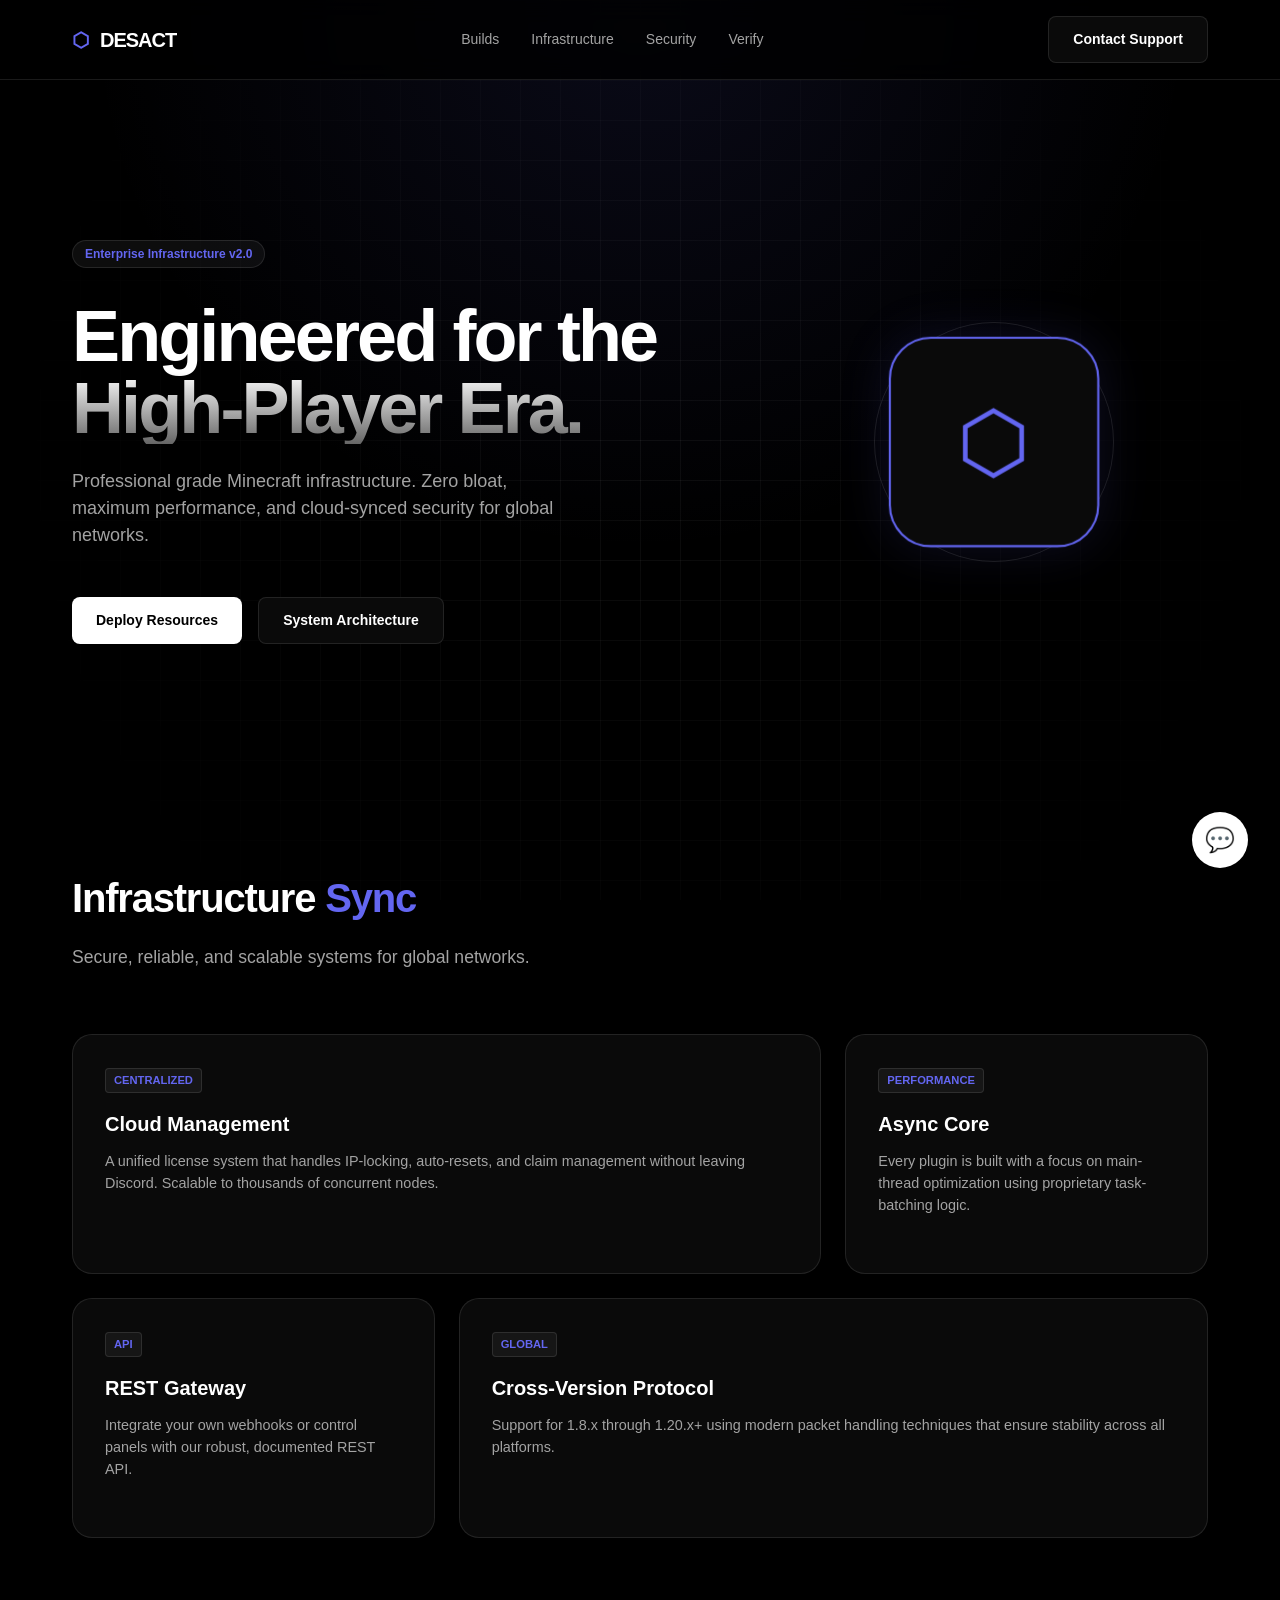
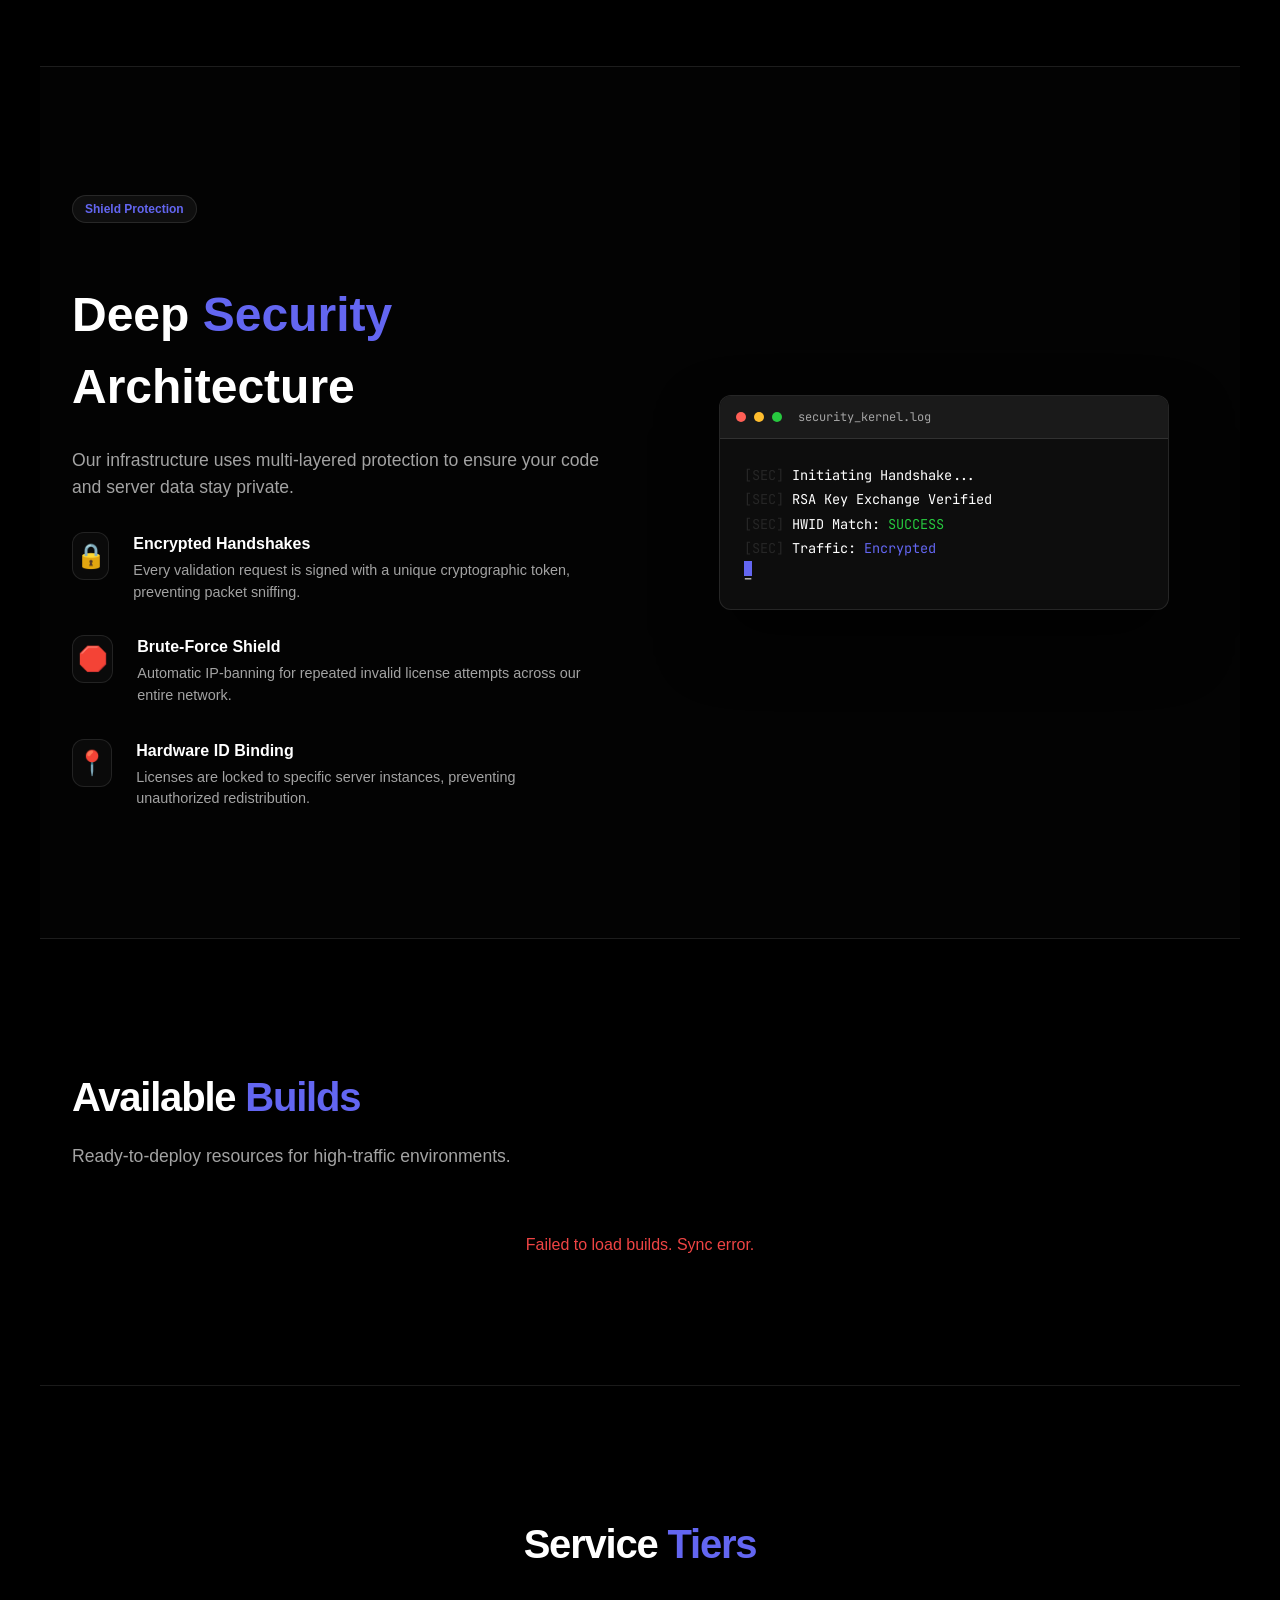
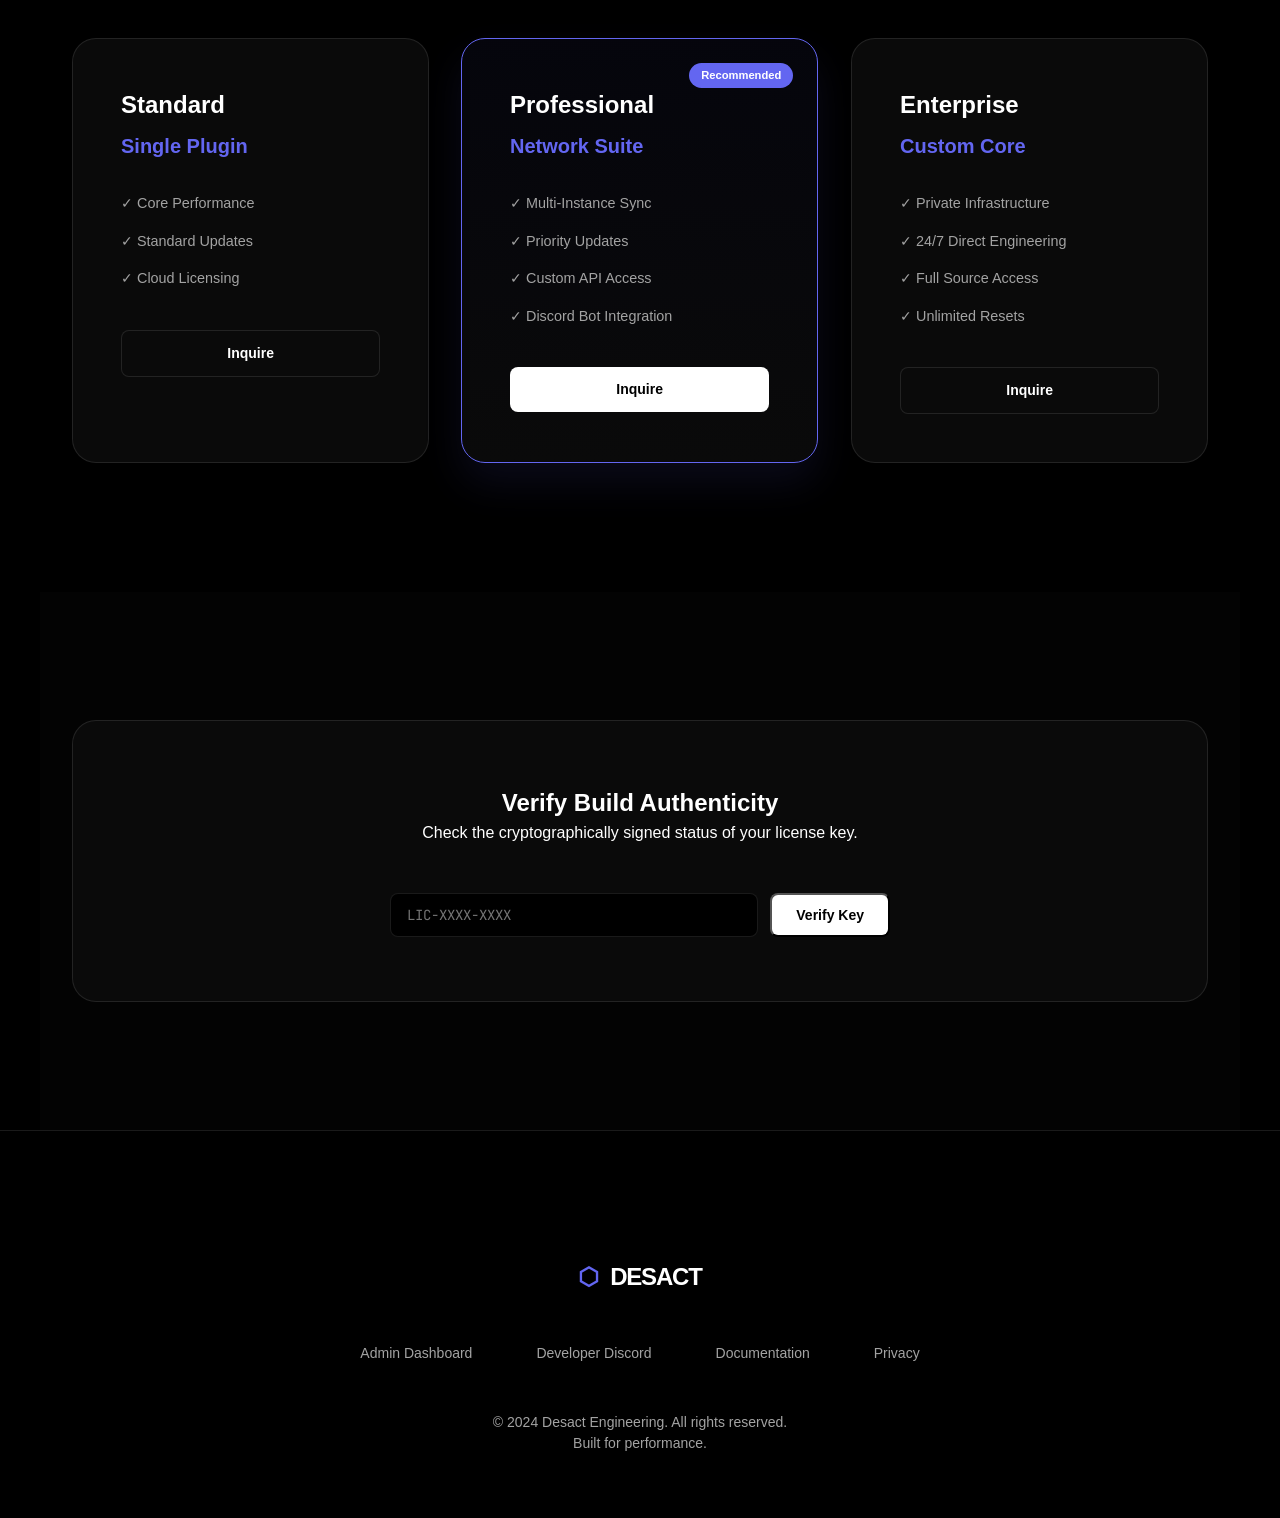
<file: index.html>
<!DOCTYPE html>
<html lang="en">
<head>
  <meta charset="UTF-8">
  <meta name="viewport" content="width=device-width, initial-scale=1.0">
  <title>Desact Studios — Professional Engineering</title>
  <link rel="preconnect" href="https://rsms.me/">
  <link rel="stylesheet" href="https://rsms.me/inter/inter.css">
  <link href="https://fonts.googleapis.com/css2?family=JetBrains+Mono:wght@400;600&display=swap" rel="stylesheet">
  <link rel="stylesheet" href="css/style.css">
</head>
<body>

  <!-- Background Effects -->
  <div class="grid-bg"></div>
  <div class="glow-overlay"></div>

  <!-- Navigation -->
  <nav>
    <div class="nav-container">
      <div class="logo">
        <span>⬡</span> DESACT
      </div>
      <div class="nav-links">
        <a href="#products" class="nav-link">Builds</a>
        <a href="#infrastructure" class="nav-link">Infrastructure</a>
        <a href="#security" class="nav-link">Security</a>
        <a href="#checker" class="nav-link">Verify</a>
      </div>
      <a href="https://discord.gg/desact" id="discordLink" target="_blank" class="btn btn-secondary">
        Contact Support
      </a>
    </div>
  </nav>

  <!-- Hero Section -->
  <header class="hero">
    <div class="hero-content">
      <div class="badge">Enterprise Infrastructure v2.0</div>
      <h1>Engineered for the <br> High-Player Era.</h1>
      <p>Professional grade Minecraft infrastructure. Zero bloat, maximum performance, and cloud-synced security for global networks.</p>
      <div style="display: flex; gap: 1rem; justify-content: center;">
        <a href="#products" class="btn btn-primary">Deploy Resources</a>
        <a href="#infrastructure" class="btn btn-secondary">System Architecture</a>
      </div>
    </div>
    <div class="hero-visual">
      <div class="core-outer">
        <div class="core-inner">⬡</div>
        <div class="core-ring"></div>
      </div>
    </div>
  </header>

  <!-- Infrastructure (Bento Grid) -->
  <section class="section" id="infrastructure">
    <div class="section-header">
      <h2>Infrastructure <span style="color: var(--primary)">Sync</span></h2>
      <p>Secure, reliable, and scalable systems for global networks.</p>
    </div>
    
    <div class="bento-grid">
      <div class="bento-item bento-large">
        <div class="bento-tag">Centralized</div>
        <h3>Cloud Management</h3>
        <p>A unified license system that handles IP-locking, auto-resets, and claim management without leaving Discord. Scalable to thousands of concurrent nodes.</p>
      </div>
      <div class="bento-item">
        <div class="bento-tag">Performance</div>
        <h3>Async Core</h3>
        <p>Every plugin is built with a focus on main-thread optimization using proprietary task-batching logic.</p>
      </div>
      <div class="bento-item">
        <div class="bento-tag">API</div>
        <h3>REST Gateway</h3>
        <p>Integrate your own webhooks or control panels with our robust, documented REST API.</p>
      </div>
      <div class="bento-item bento-large">
        <div class="bento-tag">Global</div>
        <h3>Cross-Version Protocol</h3>
        <p>Support for 1.8.x through 1.20.x+ using modern packet handling techniques that ensure stability across all platforms.</p>
      </div>
    </div>
  </section>

  <!-- Deep Security Section (UPGRADED) -->
  <section class="section" id="security" style="background: rgba(255,255,255,0.01); border-top: 1px solid var(--border); border-bottom: 1px solid var(--border);">
    <div class="security-layout">
      <div class="security-info">
        <div class="badge" style="color: var(--primary)">Shield Protection</div>
        <h2 style="font-size: 3rem; margin: 1.5rem 0;">Deep <span style="color: var(--primary)">Security</span> Architecture</h2>
        <p style="color: var(--gray-400); font-size: 1.1rem; margin-bottom: 2rem;">Our infrastructure uses multi-layered protection to ensure your code and server data stay private.</p>
        
        <div class="security-list">
          <div class="sec-item">
            <div class="sec-icon">🔒</div>
            <div>
              <h4>Encrypted Handshakes</h4>
              <p>Every validation request is signed with a unique cryptographic token, preventing packet sniffing.</p>
            </div>
          </div>
          <div class="sec-item">
            <div class="sec-icon">🛑</div>
            <div>
              <h4>Brute-Force Shield</h4>
              <p>Automatic IP-banning for repeated invalid license attempts across our entire network.</p>
            </div>
          </div>
          <div class="sec-item">
            <div class="sec-icon">📍</div>
            <div>
              <h4>Hardware ID Binding</h4>
              <p>Licenses are locked to specific server instances, preventing unauthorized redistribution.</p>
            </div>
          </div>
        </div>
      </div>
      <div class="security-visual">
        <!-- Technical Graphic Area -->
        <div class="tech-card">
          <div class="tc-header">
            <div class="tc-dot red"></div>
            <div class="tc-dot amber"></div>
            <div class="tc-dot green"></div>
            <span class="tc-title">security_kernel.log</span>
          </div>
          <div class="tc-body">
            <div class="code-line"><span class="c-dim">[SEC]</span> Initiating Handshake...</div>
            <div class="code-line"><span class="c-dim">[SEC]</span> RSA Key Exchange Verified</div>
            <div class="code-line"><span class="c-dim">[SEC]</span> HWID Match: <span class="c-green">SUCCESS</span></div>
            <div class="code-line"><span class="c-dim">[SEC]</span> Traffic: <span class="c-blue">Encrypted</span></div>
            <div class="code-line cursor">_</div>
          </div>
        </div>
      </div>
    </div>
  </section>

  <!-- Products Section -->
  <section class="section" id="products">
    <div class="section-header">
      <h2>Available <span style="color: var(--primary)">Builds</span></h2>
      <p>Ready-to-deploy resources for high-traffic environments.</p>
    </div>
    
    <div class="products-grid" id="productGrid">
      <p style="color: var(--gray-400)">Synchronizing cloud builds...</p>
    </div>
  </section>

  <!-- Development Tiers -->
  <section class="section" id="tiers" style="border-top: 1px solid var(--border);">
    <div class="section-header" style="text-align: center;">
      <h2>Service <span style="color: var(--primary)">Tiers</span></h2>
    </div>
    <div class="tiers-grid">
      <div class="tier-card">
        <h3>Standard</h3>
        <div class="price">Single Plugin</div>
        <ul>
          <li>✓ Core Performance</li>
          <li>✓ Standard Updates</li>
          <li>✓ Cloud Licensing</li>
        </ul>
        <a href="https://discord.gg/desact" class="btn btn-secondary" style="width: 100%">Inquire</a>
      </div>
      <div class="tier-card featured">
        <div class="tier-badge">Recommended</div>
        <h3>Professional</h3>
        <div class="price">Network Suite</div>
        <ul>
          <li>✓ Multi-Instance Sync</li>
          <li>✓ Priority Updates</li>
          <li>✓ Custom API Access</li>
          <li>✓ Discord Bot Integration</li>
        </ul>
        <a href="https://discord.gg/desact" class="btn btn-primary" style="width: 100%">Inquire</a>
      </div>
      <div class="tier-card">
        <h3>Enterprise</h3>
        <div class="price">Custom Core</div>
        <ul>
          <li>✓ Private Infrastructure</li>
          <li>✓ 24/7 Direct Engineering</li>
          <li>✓ Full Source Access</li>
          <li>✓ Unlimited Resets</li>
        </ul>
        <a href="https://discord.gg/desact" class="btn btn-secondary" style="width: 100%">Inquire</a>
      </div>
    </div>
  </section>

  <!-- License Checker -->
  <section class="section" id="checker" style="background: rgba(255,255,255,0.01);">
    <div class="checker-wrap">
      <h2>Verify Build Authenticity</h2>
      <p>Check the cryptographically signed status of your license key.</p>
      
      <div class="input-group">
        <input type="text" id="licenseInput" class="input-main" placeholder="LIC-XXXX-XXXX">
        <button id="checkBtn" class="btn btn-primary">Verify Key</button>
      </div>
      
      <div id="checkResult" class="check-result"></div>
    </div>
  </section>

  <!-- Footer -->
  <footer>
    <div class="logo" style="justify-content: center; font-size: 1.5rem; margin-bottom: 2rem;">
      <span>⬡</span> DESACT
    </div>
    <div class="footer-links">
      <a href="admin.html" class="nav-link">Admin Dashboard</a>
      <a href="https://discord.gg/desact" class="nav-link">Developer Discord</a>
      <a href="#" class="nav-link">Documentation</a>
      <a href="#" class="nav-link">Privacy</a>
    </div>
    <p class="copyright">© 2024 Desact Engineering. All rights reserved. <br> Built for performance.</p>
  </footer>

  <!-- AI Chat Widget -->
  <div class="chat-widget" id="chatWidget">
    <div class="chat-trigger" id="chatTrigger">
      <span style="font-size: 1.5rem">💬</span>
    </div>
    
    <div class="chat-window hidden" id="chatWindow">
      <div class="chat-header">
        <div style="font-weight: 700">DESACT AI</div>
        <button id="chatClose" style="background:transparent; border:none; color:#fff; cursor:pointer">×</button>
      </div>
      <div class="chat-messages" id="chatMessages">
        <div style="background: var(--gray-800); padding: 0.75rem; border-radius: 8px; font-size: 0.875rem">
          Infrastructure system online. How can I assist?
        </div>
      </div>
      <div class="chat-input-area">
        <input type="text" id="chatInput" placeholder="Ask a technical question..." style="width:100%; background:transparent; border:none; color:#fff; outline:none">
      </div>
    </div>
  </div>

  <script src="js/config.js"></script>
  <script src="js/main.js"></script>
</body>
</html>
</file>
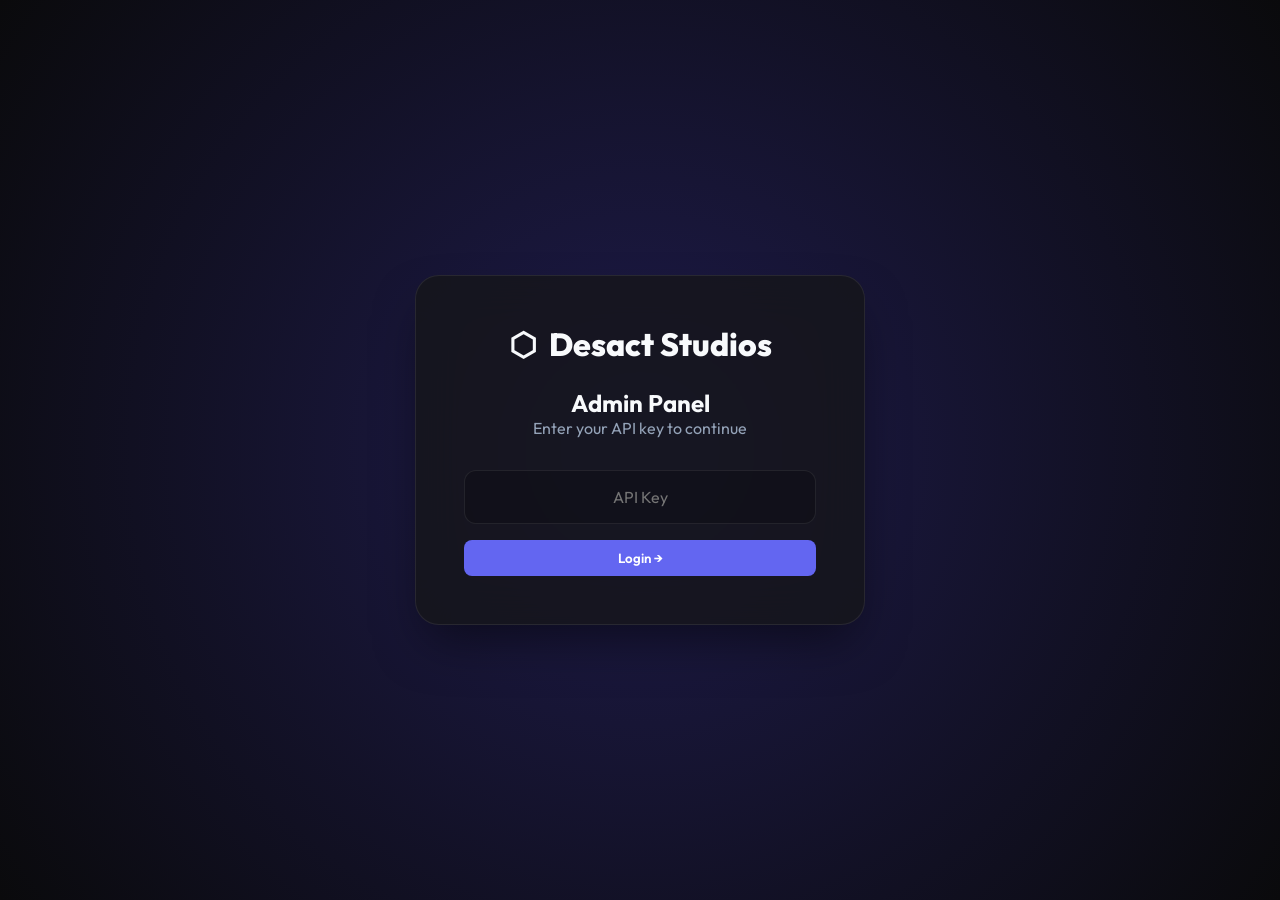
<file: admin.html>
<!DOCTYPE html>
<html lang="en">
<head>
  <meta charset="UTF-8">
  <meta name="viewport" content="width=device-width, initial-scale=1.0">
  <title>Admin Panel — Desact Studios</title>
  <link href="https://fonts.googleapis.com/css2?family=Outfit:wght@300;400;500;600;700;800&family=JetBrains+Mono:wght@400;600&display=swap" rel="stylesheet">
  <link rel="stylesheet" href="css/admin.css">
</head>
<body>

  <!-- Login Screen -->
  <div id="loginScreen" class="login-screen">
    <div class="login-card">
      <div class="login-logo">
        <span class="logo-icon">⬡</span>
        <span>Desact <span class="logo-accent">Studios</span></span>
      </div>
      <h2>Admin Panel</h2>
      <p class="login-sub">Enter your API key to continue</p>
      <div class="login-field">
        <input type="password" id="apiKeyInput" placeholder="API Key" autocomplete="off">
        <button id="loginBtn" class="btn-primary-sm">Login →</button>
      </div>
      <div id="loginError" class="login-error"></div>
    </div>
  </div>

  <!-- Dashboard -->
  <div id="dashboard" class="dashboard hidden">
    <!-- Sidebar -->
    <aside class="sidebar">
      <div class="sidebar-logo">
        <span class="logo-icon">⬡</span>
        <span>Desact <span class="logo-accent">Studios</span></span>
      </div>
      <nav class="sidebar-nav">
        <button class="sidebar-btn active" data-tab="overview" id="nav-overview">
          <span class="sb-icon">📊</span> Overview
        </button>
        <button class="sidebar-btn" data-tab="licenses" id="nav-licenses">
          <span class="sb-icon">🔑</span> Licenses
        </button>
        <button class="sidebar-btn" data-tab="products" id="nav-products">
          <span class="sb-icon">📦</span> Products
        </button>
        <button class="sidebar-btn" data-tab="generate" id="nav-generate">
          <span class="sb-icon">✨</span> Generate
        </button>
        <button class="sidebar-btn" data-tab="logs" id="nav-logs">
          <span class="sb-icon">📋</span> Logs
        </button>
        <button class="sidebar-btn" data-tab="apikeys" id="nav-apikeys">
          <span class="sb-icon">🔐</span> API Keys
        </button>
        <button class="sidebar-btn" data-tab="settings" id="nav-settings">
          <span class="sb-icon">⚙️</span> Settings
        </button>
      </nav>
      <div class="sidebar-footer">
        <button class="sidebar-logout" id="logoutBtn">← Logout</button>
      </div>
    </aside>

    <!-- Main Content -->
    <main class="main-content">
      <!-- Header -->
      <header class="dash-header">
        <div>
          <h1 class="dash-title" id="dashTitle">Overview</h1>
          <p class="dash-sub" id="dashSub">Welcome back, Admin</p>
        </div>
        <div class="dash-header-right">
          <div class="api-status" id="apiStatus">
            <span class="status-dot"></span> Backend Connected
          </div>
          <a href="index.html" class="btn-outline-sm">← Site</a>
        </div>
      </header>

      <!-- Tab: Overview -->
      <div class="tab-pane active" id="tab-overview">
        <div class="stats-grid" id="statsGrid">
          <div class="stat-card">
            <div class="stat-icon">🔑</div>
            <div class="stat-num" id="s-total">—</div>
            <div class="stat-lbl">Total Licenses</div>
          </div>
          <div class="stat-card green">
            <div class="stat-icon">✅</div>
            <div class="stat-num" id="s-active">—</div>
            <div class="stat-lbl">Active</div>
          </div>
          <div class="stat-card red">
            <div class="stat-icon">🚫</div>
            <div class="stat-num" id="s-revoked">—</div>
            <div class="stat-lbl">Revoked</div>
          </div>
          <div class="stat-card amber">
            <div class="stat-icon">⏰</div>
            <div class="stat-num" id="s-expired">—</div>
            <div class="stat-lbl">Expired</div>
          </div>
          <div class="stat-card cyan">
            <div class="stat-icon">📦</div>
            <div class="stat-num" id="s-products">—</div>
            <div class="stat-lbl">Products</div>
          </div>
        </div>
        <div class="recent-section">
          <h3 class="section-label">Recent Licenses</h3>
          <div class="table-wrap" id="recentLicenses">Loading...</div>
        </div>
      </div>

      <!-- Tab: Licenses -->
      <div class="tab-pane hidden" id="tab-licenses">
        <div class="toolbar">
          <input type="text" id="licSearchInput" class="search-input" placeholder="Search key, product, IP...">
          <button class="btn-primary-sm" onclick="loadLicenses()">🔄 Refresh</button>
        </div>
        <div class="table-wrap" id="licensesTable">Loading...</div>
      </div>

      <!-- Tab: Products -->
      <div class="tab-pane hidden" id="tab-products">
        <div class="form-card">
          <h3 class="form-title" id="prod-form-title">Add New Product</h3>
          <input type="hidden" id="prod-id">
          <div class="form-grid">
            <div class="form-group">
              <label>Product Name</label>
              <input type="text" id="prod-name" placeholder="e.g. Desact FFA" class="form-input">
            </div>
            <div class="form-group">
              <label>Emoji</label>
              <input type="text" id="prod-emoji" placeholder="⚔️" class="form-input">
            </div>
            <div class="form-group">
              <label>Type</label>
              <select id="prod-type" class="form-input">
                <option value="plugin">Plugin</option>
                <option value="setup">Setup</option>
              </select>
            </div>
            <div class="form-group">
              <label>Version</label>
              <input type="text" id="prod-version" placeholder="1.0" class="form-input">
            </div>
            <div class="form-group">
              <label>MC Version</label>
              <input type="text" id="prod-mc" placeholder="1.20+" class="form-input">
            </div>
            <div class="form-group">
              <label>Buy Link (Discord)</label>
              <input type="text" id="prod-link" placeholder="Discord Invite/Channel Link" class="form-input">
            </div>
            <div class="form-group" style="grid-column: span 2;">
              <label>Description</label>
              <textarea id="prod-desc" placeholder="Product description..." class="form-input" style="min-height: 80px;"></textarea>
            </div>
            <div class="form-group" style="grid-column: span 2;">
              <label>Features (comma separated)</label>
              <input type="text" id="prod-features" placeholder="Feature 1, Feature 2, ..." class="form-input">
            </div>
          </div>
          <div style="display: flex; gap: 10px; margin-top: 15px;">
            <button class="btn-primary-sm" style="flex: 1; padding: 12px;" id="saveProductBtn">Save Product</button>
            <button class="btn-outline-sm hidden" style="flex: 0.3;" id="cancelProdBtn">Cancel</button>
          </div>
        </div>

        <div style="margin-top: 2rem;">
          <h3 class="section-label">All Products</h3>
          <div class="table-wrap" id="productsTable">Loading...</div>
        </div>
      </div>

      <!-- Tab: Generate -->
      <div class="tab-pane hidden" id="tab-generate">
        <div class="form-card">
          <h3 class="form-title">Generate New License</h3>
          <div class="form-grid">
            <div class="form-group">
              <label>Product Name</label>
              <input type="text" id="gen-product" placeholder="e.g. FFA Plugin" class="form-input">
            </div>
            <div class="form-group">
              <label>Duration (days or "lifetime")</label>
              <input type="text" id="gen-days" placeholder="30 or lifetime" class="form-input">
            </div>
            <div class="form-group">
              <label>Discord User ID (optional)</label>
              <input type="text" id="gen-userid" placeholder="Leave blank if unclaimed" class="form-input">
            </div>
            <div class="form-group">
              <label>Max IP Resets</label>
              <input type="number" id="gen-resets" value="3" class="form-input">
            </div>
          </div>
          <button class="btn-primary-full" id="generateBtn">✨ Generate License</button>
          <div id="generateResult" class="gen-result"></div>
        </div>
        <div class="form-card" style="margin-top:1.5rem;">
          <h3 class="form-title">Revoke License</h3>
          <div class="form-group">
            <label>License Key</label>
            <input type="text" id="revoke-key" placeholder="FFA-XXXX-XXXX" class="form-input">
          </div>
          <button class="btn-danger-full" id="revokeBtn">🚫 Revoke License</button>
          <div id="revokeResult" class="gen-result"></div>
        </div>
        <div class="form-card" style="margin-top:1.5rem;">
          <h3 class="form-title">Reset IP for License</h3>
          <div class="form-group">
            <label>License Key</label>
            <input type="text" id="reset-key" placeholder="FFA-XXXX-XXXX" class="form-input">
          </div>
          <button class="btn-outline-full" id="resetBtn">🔄 Reset IP</button>
          <div id="resetResult" class="gen-result"></div>
        </div>
      </div>

      <!-- Tab: Logs -->
      <div class="tab-pane hidden" id="tab-logs">
        <div class="toolbar">
          <input type="text" id="logSearchInput" class="search-input" placeholder="Search logs...">
          <button class="btn-primary-sm" onclick="loadLogs()">🔄 Refresh</button>
        </div>
        <div class="table-wrap" id="logsTable">Loading...</div>
      </div>

      <!-- Tab: API Keys -->
      <div class="tab-pane hidden" id="tab-apikeys">
        <div class="form-card">
          <h3 class="form-title">Create New API Key</h3>
          <div class="form-grid">
            <div class="form-group">
              <label>Label / Name</label>
              <input type="text" id="ak-label" placeholder="e.g. Discord Bot" class="form-input">
            </div>
            <div class="form-group">
              <label>Role</label>
              <select id="ak-role" class="form-input">
                <option value="admin">Admin</option>
                <option value="plugin">Plugin</option>
                <option value="readonly">Read Only</option>
              </select>
            </div>
          </div>
          <button class="btn-primary-full" id="createApiKeyBtn">🔐 Create API Key</button>
          <div id="akResult" class="gen-result"></div>
        </div>
        <div style="margin-top:1.5rem;">
          <h3 class="section-label">Existing API Keys</h3>
          <div class="table-wrap" id="apiKeysTable">Loading...</div>
        </div>
      </div>
      <!-- Tab: Settings -->
      <div class="tab-pane hidden" id="tab-settings">
        <div class="form-card">
          <h3 class="form-title">Global Site Settings</h3>
          <div class="form-group">
            <label>Discord Invite Link</label>
            <div style="display: flex; gap: 10px;">
              <input type="text" id="setting-discord" placeholder="https://discord.gg/..." class="form-input">
              <button class="btn-primary-sm" id="saveSettingsBtn">Save Link</button>
            </div>
            <p style="font-size: 0.75rem; color: var(--text3); margin-top: 8px;">
              This link will be used across the site for "Contact to Buy" and support buttons.
            </p>
          </div>
        </div>
      </div>

    </main>
  </div>

  <div class="toast" id="toast"></div>
  <script src="js/config.js"></script>
  <script src="js/admin.js"></script>
</body>
</html>
</file>
<file: css/style.css>
:root {
  --black: #000000;
  --white: #ffffff;
  --gray-900: #0a0a0a;
  --gray-800: #171717;
  --gray-700: #262626;
  --gray-400: #a3a3a3;
  --primary: #6366f1;
  --primary-glow: rgba(99, 102, 241, 0.15);
  --border: rgba(255, 255, 255, 0.1);
  --font-sans: 'Inter', -apple-system, BlinkMacSystemFont, 'Segoe UI', Roboto, sans-serif;
  --font-mono: 'JetBrains Mono', monospace;
  --ease: cubic-bezier(0.2, 0, 0, 1);
}

* {
  margin: 0;
  padding: 0;
  box-sizing: border-box;
}

body {
  background-color: var(--black);
  color: var(--white);
  font-family: var(--font-sans);
  line-height: 1.5;
  -webkit-font-smoothing: antialiased;
  overflow-x: hidden;
}

/* Luxury Grid Background */
.grid-bg {
  position: fixed;
  inset: 0;
  z-index: -1;
  background-image: 
    linear-gradient(to right, rgba(255,255,255,0.05) 1px, transparent 1px),
    linear-gradient(to bottom, rgba(255,255,255,0.05) 1px, transparent 1px);
  background-size: 40px 40px;
  mask-image: radial-gradient(circle at 50% 50%, black, transparent 80%);
}

.glow-overlay {
  position: fixed;
  top: 0;
  left: 50%;
  transform: translateX(-50%);
  width: 100vw;
  height: 100vh;
  background: radial-gradient(circle at 50% 0%, rgba(99, 102, 241, 0.1) 0%, transparent 50%);
  z-index: -1;
  pointer-events: none;
}

/* Navigation */
nav {
  position: sticky;
  top: 0;
  z-index: 100;
  border-bottom: 1px solid var(--border);
  background: rgba(0, 0, 0, 0.8);
  backdrop-filter: blur(12px);
}

.nav-container {
  max-width: 1200px;
  margin: 0 auto;
  padding: 1rem 2rem;
  display: flex;
  justify-content: space-between;
  align-items: center;
}

.logo {
  font-weight: 800;
  font-size: 1.25rem;
  letter-spacing: -0.05em;
  display: flex;
  align-items: center;
  gap: 12px;
}

.logo span { color: var(--primary); }

.nav-links {
  display: flex;
  gap: 2rem;
}

.nav-link {
  text-decoration: none;
  color: var(--gray-400);
  font-size: 0.875rem;
  font-weight: 500;
  transition: color 0.2s var(--ease);
}

.nav-link:hover { color: var(--white); }

/* Hero */
.hero {
  padding: 10rem 2rem 6rem;
  text-align: center;
  max-width: 800px;
  margin: 0 auto;
}

.badge {
  display: inline-flex;
  align-items: center;
  padding: 0.25rem 0.75rem;
  background: rgba(255,255,255,0.05);
  border: 1px solid var(--border);
  border-radius: 99px;
  font-size: 0.75rem;
  font-weight: 600;
  color: var(--primary);
  margin-bottom: 2rem;
}

.hero h1 {
  font-size: 4.5rem;
  font-weight: 800;
  letter-spacing: -0.04em;
  line-height: 1;
  margin-bottom: 1.5rem;
  background: linear-gradient(to bottom, #fff 50%, #666);
  -webkit-background-clip: text;
  -webkit-text-fill-color: transparent;
}

.hero p {
  font-size: 1.125rem;
  color: var(--gray-400);
  margin-bottom: 3rem;
  max-width: 500px;
  margin-left: auto;
  margin-right: auto;
}

/* Buttons */
.btn {
  display: inline-flex;
  align-items: center;
  justify-content: center;
  padding: 0.75rem 1.5rem;
  border-radius: 8px;
  font-size: 0.875rem;
  font-weight: 600;
  cursor: pointer;
  transition: all 0.2s var(--ease);
  text-decoration: none;
}

.btn-primary {
  background: var(--white);
  color: var(--black);
}

.btn-primary:hover {
  background: #e5e5e5;
  transform: translateY(-1px);
}

.btn-secondary {
  background: var(--gray-900);
  color: var(--white);
  border: 1px solid var(--border);
}

.btn-secondary:hover {
  background: var(--gray-800);
  border-color: var(--gray-400);
}

/* Bento Grid */
.section {
  max-width: 1200px;
  margin: 0 auto;
  padding: 8rem 2rem;
}

.section-header { margin-bottom: 4rem; }
.section-header h2 { font-size: 2.5rem; letter-spacing: -0.03em; margin-bottom: 1rem; }
.section-header p { color: var(--gray-400); font-size: 1.1rem; }

.bento-grid {
  display: grid;
  grid-template-columns: repeat(3, 1fr);
  grid-auto-rows: 240px;
  gap: 1.5rem;
}

.bento-item {
  background: var(--gray-900);
  border: 1px solid var(--border);
  border-radius: 20px;
  padding: 2rem;
  position: relative;
  overflow: hidden;
  transition: border-color 0.3s var(--ease);
}

.bento-item:hover {
  border-color: rgba(255,255,255,0.3);
}

.bento-large { grid-column: span 2; }
.bento-tall { grid-row: span 2; }

.bento-item h3 { font-size: 1.25rem; margin-bottom: 0.75rem; }
.bento-item p { color: var(--gray-400); font-size: 0.9rem; }

/* Product Cards (Elite Style) */
.products-grid {
  display: grid;
  grid-template-columns: repeat(auto-fill, minmax(350px, 1fr));
  gap: 1.5rem;
}

.product-card {
  background: linear-gradient(180deg, var(--gray-900) 0%, var(--black) 100%);
  border: 1px solid var(--border);
  border-radius: 16px;
  padding: 2.5rem;
  transition: all 0.3s var(--ease);
}

.product-card:hover {
  border-color: var(--primary);
  background: linear-gradient(180deg, #111 0%, var(--black) 100%);
}

.prod-emoji {
  font-size: 2rem;
  margin-bottom: 1.5rem;
  display: inline-block;
  padding: 1rem;
  background: var(--gray-800);
  border-radius: 12px;
}

.prod-name { font-size: 1.5rem; font-weight: 700; margin-bottom: 1rem; }
.prod-desc { color: var(--gray-400); font-size: 0.9375rem; margin-bottom: 2rem; min-height: 3rem; }

/* Checker Wrapper */
.checker-wrap {
  background: var(--gray-900);
  border: 1px solid var(--border);
  border-radius: 24px;
  padding: 4rem;
  text-align: center;
}

.input-group {
  display: flex;
  gap: 0.75rem;
  max-width: 500px;
  margin: 3rem auto 0;
}

.input-main {
  flex: 1;
  background: var(--black);
  border: 1px solid var(--border);
  border-radius: 8px;
  padding: 0.75rem 1rem;
  color: var(--white);
  font-family: var(--font-mono);
  font-size: 0.875rem;
}

.input-main:focus {
  outline: none;
  border-color: var(--primary);
}

/* Footer */
footer {
  padding: 8rem 2rem 4rem;
  border-top: 1px solid var(--border);
  text-align: center;
}

.footer-links {
  display: flex;
  justify-content: center;
  gap: 4rem;
  margin: 3rem 0;
}

.copyright { color: var(--gray-400); font-size: 0.875rem; }

/* AI Chat Widget (Linear Style) */
.chat-trigger {
  position: fixed;
  bottom: 2rem;
  right: 2rem;
  width: 56px;
  height: 56px;
  background: var(--white);
  color: var(--black);
  border-radius: 50%;
  display: flex;
  align-items: center;
  justify-content: center;
  cursor: pointer;
  z-index: 1000;
  box-shadow: 0 10px 20px rgba(0,0,0,0.4);
}

.chat-window {
  position: fixed;
  bottom: 6rem;
  right: 2rem;
  width: 360px;
  background: var(--gray-900);
  border: 1px solid var(--border);
  border-radius: 16px;
  overflow: hidden;
  z-index: 1000;
  box-shadow: 0 25px 50px rgba(0,0,0,0.5);
}

.chat-header { padding: 1.25rem; border-bottom: 1px solid var(--border); display: flex; justify-content: space-between; align-items: center; }
.chat-messages { height: 350px; padding: 1.25rem; overflow-y: auto; }
.chat-input-area { padding: 1.25rem; border-top: 1px solid var(--border); background: var(--black); }

.hidden { display: none !important; }

@media (max-width: 768px) {
  .hero h1 { font-size: 3rem; }
  .bento-grid { grid-template-columns: 1fr; grid-auto-rows: auto; }
  .bento-large { grid-column: span 1; }
  .input-group { flex-direction: column; }
}

/* Bento Enhancements */
.bento-tag {
  display: inline-block;
  padding: 0.2rem 0.5rem;
  background: rgba(255,255,255,0.05);
  border: 1px solid var(--border);
  border-radius: 4px;
  font-size: 0.7rem;
  font-weight: 700;
  text-transform: uppercase;
  color: var(--primary);
  margin-bottom: 1rem;
}

/* Security Section UI */
.security-layout {
  display: flex;
  align-items: center;
  gap: 5rem;
}

.security-info { flex: 1; }
.security-visual { flex: 1; display: flex; justify-content: center; }

.security-list {
  display: flex;
  flex-direction: column;
  gap: 2rem;
}

.sec-item {
  display: flex;
  gap: 1.5rem;
  align-items: flex-start;
}

.sec-icon {
  width: 48px;
  height: 48px;
  background: var(--gray-900);
  border: 1px solid var(--border);
  border-radius: 12px;
  display: flex;
  align-items: center;
  justify-content: center;
  font-size: 1.5rem;
}

.sec-item h4 { margin-bottom: 0.25rem; }
.sec-item p { color: var(--gray-400); font-size: 0.9rem; }

/* Tech Card (Code Visual) */
.tech-card {
  width: 100%;
  max-width: 450px;
  background: #0d0d0d;
  border: 1px solid var(--border);
  border-radius: 12px;
  overflow: hidden;
  box-shadow: 0 30px 60px rgba(0,0,0,0.6);
  font-family: var(--font-mono);
}

.tc-header {
  background: #1a1a1a;
  padding: 0.75rem 1rem;
  display: flex;
  align-items: center;
  gap: 8px;
  border-bottom: 1px solid var(--border);
}

.tc-dot { width: 10px; height: 10px; border-radius: 50%; }
.tc-dot.red { background: #ff5f56; }
.tc-dot.amber { background: #ffbd2e; }
.tc-dot.green { background: #27c93f; }
.tc-title { color: var(--gray-400); font-size: 0.75rem; margin-left: 8px; }

.tc-body { padding: 1.5rem; font-size: 0.85rem; line-height: 1.8; }
.c-dim { color: var(--gray-700); }
.c-green { color: #27c93f; }
.c-blue { color: #6366f1; }

.cursor {
  display: inline-block;
  width: 8px;
  height: 15px;
  background: var(--primary);
  animation: blink 1s infinite;
}

@keyframes blink { 50% { opacity: 0; } }

/* Tiers Grid */
.tiers-grid {
  display: grid;
  grid-template-columns: repeat(auto-fit, minmax(300px, 1fr));
  gap: 2rem;
}

.tier-card {
  background: var(--gray-900);
  border: 1px solid var(--border);
  border-radius: 24px;
  padding: 3rem;
  position: relative;
  transition: all 0.3s var(--ease);
}

.tier-card:hover { border-color: var(--gray-400); transform: translateY(-5px); }

.tier-card.featured {
  border-color: var(--primary);
  background: linear-gradient(180deg, rgba(99, 102, 241, 0.05) 0%, var(--gray-900) 100%);
  box-shadow: 0 20px 40px rgba(99, 102, 241, 0.1);
}

.tier-badge {
  position: absolute;
  top: 1.5rem;
  right: 1.5rem;
  background: var(--primary);
  color: #fff;
  padding: 0.25rem 0.75rem;
  border-radius: 99px;
  font-size: 0.7rem;
  font-weight: 700;
}

.tier-card h3 { font-size: 1.5rem; margin-bottom: 0.5rem; }
.price { font-size: 1.25rem; font-weight: 700; color: var(--primary); margin-bottom: 2rem; }

.tier-card ul { list-style: none; margin-bottom: 2.5rem; }
.tier-card li { margin-bottom: 1rem; color: var(--gray-400); font-size: 0.9rem; }

@media (max-width: 968px) {
  .security-layout { flex-direction: column; gap: 3rem; }
  .security-visual { width: 100%; }
}

/* Smooth Transitions for 3D */
.product-card, .tier-card, .tech-card {
  transition: transform 0.1s ease-out, border-color 0.3s ease, box-shadow 0.3s ease;
  will-change: transform;
}

/* Ensure Chat Window is Scrollable */
.chat-messages {
  display: flex;
  flex-direction: column;
}

/* 3D Hero Core */
.hero {
  display: flex;
  align-items: center;
  justify-content: space-between;
  text-align: left;
  max-width: 1200px;
  gap: 4rem;
}

.hero-content { flex: 1.2; text-align: left; }
.hero-content p { margin-left: 0; }
.hero div[style*="justify-content: center"] { justify-content: flex-start !important; }

.hero-visual {
  flex: 0.8;
  display: flex;
  justify-content: center;
  perspective: 1000px;
}

.core-outer {
  width: 200px;
  height: 200px;
  position: relative;
  transform-style: preserve-3d;
  animation: float-3d 6s ease-in-out infinite;
}

.core-inner {
  position: absolute;
  inset: 0;
  background: var(--gray-900);
  border: 2px solid var(--primary);
  border-radius: 40px;
  display: flex;
  align-items: center;
  justify-content: center;
  font-size: 5rem;
  color: var(--primary);
  box-shadow: 0 0 50px var(--primary-glow);
  transform: translateZ(50px);
}

.core-ring {
  position: absolute;
  inset: -20px;
  border: 1px solid var(--border);
  border-radius: 50%;
  animation: rotate-ring 10s linear infinite;
}

@keyframes float-3d {
  0%, 100% { transform: rotateY(0deg) translateY(0px); }
  50% { transform: rotateY(20deg) translateY(-20px); }
}

@keyframes rotate-ring {
  from { transform: rotateX(70deg) rotateZ(0deg); }
  to { transform: rotateX(70deg) rotateZ(360deg); }
}

@media (max-width: 968px) {
  .hero { flex-direction: column; text-align: center; padding-top: 6rem; }
  .hero-content { text-align: center; }
  .hero div[style*="justify-content: flex-start"] { justify-content: center !important; }
  .hero-visual { order: -1; margin-bottom: 2rem; }
}
</file>
<file: css/admin.css>
:root {
  --bg: #0a0a0c;
  --sidebar: #0f0f12;
  --card: #16161a;
  --primary: #6366f1;
  --primary-glow: rgba(99, 102, 241, 0.4);
  --secondary: #a855f7;
  --accent: #06b6d4;
  --success: #22c55e;
  --danger: #ef4444;
  --warning: #f59e0b;
  --text: #f8fafc;
  --text-dim: #94a3b8;
  --text-dark: #64748b;
  --glass-border: rgba(255, 255, 255, 0.08);
}

* {
  margin: 0;
  padding: 0;
  box-sizing: border-box;
  font-family: 'Outfit', sans-serif;
}

body {
  background-color: var(--bg);
  color: var(--text);
  overflow: hidden;
  height: 100vh;
}

/* Login Screen */
.login-screen {
  position: fixed;
  inset: 0;
  background: radial-gradient(circle at center, #1e1b4b 0%, #0a0a0c 100%);
  z-index: 1000;
  display: flex;
  align-items: center;
  justify-content: center;
  padding: 2rem;
}

.login-card {
  background: rgba(22, 22, 26, 0.8);
  backdrop-filter: blur(20px);
  border: 1px solid var(--glass-border);
  border-radius: 24px;
  padding: 3rem;
  width: 100%;
  max-width: 450px;
  text-align: center;
  box-shadow: 0 25px 50px -12px rgba(0, 0, 0, 0.5);
  animation: scale-up 0.4s var(--ease);
}

@keyframes scale-up {
  from { opacity: 0; transform: scale(0.95); }
  to { opacity: 1; transform: scale(1); }
}

.login-logo {
  font-size: 2rem;
  font-weight: 800;
  margin-bottom: 1.5rem;
  display: flex;
  align-items: center;
  justify-content: center;
  gap: 12px;
}

.login-sub {
  color: var(--text-dim);
  margin-bottom: 2rem;
}

.login-field {
  display: flex;
  flex-direction: column;
  gap: 1rem;
}

.login-field input {
  background: rgba(0,0,0,0.2);
  border: 1px solid var(--glass-border);
  border-radius: 12px;
  padding: 1rem;
  color: #fff;
  font-size: 1rem;
  text-align: center;
}

/* Dashboard Layout */
.dashboard {
  display: flex;
  height: 100vh;
}

/* Sidebar */
.sidebar {
  width: 280px;
  background: var(--sidebar);
  border-right: 1px solid var(--glass-border);
  display: flex;
  flex-direction: column;
  padding: 2rem 1rem;
}

.sidebar-logo {
  font-size: 1.25rem;
  font-weight: 800;
  padding: 0 1rem 2rem;
  display: flex;
  align-items: center;
  gap: 10px;
}

.sidebar-nav {
  flex: 1;
  display: flex;
  flex-direction: column;
  gap: 0.5rem;
}

.sidebar-btn {
  background: transparent;
  border: none;
  color: var(--text-dim);
  padding: 1rem;
  border-radius: 12px;
  text-align: left;
  cursor: pointer;
  display: flex;
  align-items: center;
  gap: 12px;
  font-weight: 500;
  transition: all 0.2s;
}

.sidebar-btn:hover {
  background: rgba(255,255,255,0.03);
  color: var(--text);
}

.sidebar-btn.active {
  background: rgba(99, 102, 241, 0.1);
  color: var(--primary);
  border: 1px solid rgba(99, 102, 241, 0.2);
}

.sb-icon { font-size: 1.2rem; }

.sidebar-logout {
  margin-top: auto;
  color: var(--danger);
  background: transparent;
  border: none;
  padding: 1rem;
  cursor: pointer;
  font-weight: 600;
}

/* Main Content */
.main-content {
  flex: 1;
  overflow-y: auto;
  padding: 3rem;
}

.dash-header {
  display: flex;
  justify-content: space-between;
  align-items: flex-end;
  margin-bottom: 3rem;
}

.dash-title {
  font-size: 2rem;
  margin-bottom: 0.25rem;
}

.dash-sub {
  color: var(--text-dim);
}

.api-status {
  padding: 0.5rem 1rem;
  background: rgba(34, 197, 94, 0.1);
  color: var(--success);
  border-radius: 99px;
  font-size: 0.85rem;
  font-weight: 600;
  display: flex;
  align-items: center;
  gap: 8px;
}

.status-dot {
  width: 8px;
  height: 8px;
  background: currentColor;
  border-radius: 50%;
  box-shadow: 0 0 10px currentColor;
}

/* Stats Grid */
.stats-grid {
  display: grid;
  grid-template-columns: repeat(auto-fit, minmax(200px, 1fr));
  gap: 1.5rem;
  margin-bottom: 3rem;
}

.stat-card {
  background: var(--card);
  border: 1px solid var(--glass-border);
  padding: 1.5rem;
  border-radius: 20px;
}

.stat-icon {
  font-size: 1.5rem;
  margin-bottom: 1rem;
  opacity: 0.8;
}

.stat-num {
  font-size: 2rem;
  font-weight: 800;
  margin-bottom: 0.25rem;
}

.stat-lbl {
  color: var(--text-dim);
  font-size: 0.85rem;
  font-weight: 600;
  text-transform: uppercase;
}

.stat-card.green .stat-num { color: var(--success); }
.stat-card.red .stat-num { color: var(--danger); }
.stat-card.amber .stat-num { color: var(--warning); }
.stat-card.cyan .stat-num { color: var(--accent); }

/* Tables */
.table-wrap {
  background: var(--card);
  border: 1px solid var(--glass-border);
  border-radius: 20px;
  overflow: hidden;
}

table {
  width: 100%;
  border-collapse: collapse;
}

th {
  background: rgba(255,255,255,0.02);
  text-align: left;
  padding: 1.25rem;
  font-size: 0.85rem;
  color: var(--text-dim);
  font-weight: 600;
  text-transform: uppercase;
  border-bottom: 1px solid var(--glass-border);
}

td {
  padding: 1.25rem;
  border-bottom: 1px solid var(--glass-border);
  font-size: 0.95rem;
}

tr:hover td {
  background: rgba(255,255,255,0.01);
}

/* Form Elements */
.form-card {
  background: var(--card);
  border: 1px solid var(--glass-border);
  padding: 2.5rem;
  border-radius: 24px;
  max-width: 800px;
}

.form-grid {
  display: grid;
  grid-template-columns: 1fr 1fr;
  gap: 1.5rem;
  margin-bottom: 1.5rem;
}

.form-group label {
  display: block;
  font-size: 0.85rem;
  font-weight: 600;
  color: var(--text-dim);
  margin-bottom: 0.5rem;
}

.form-input {
  width: 100%;
  background: #000;
  border: 1px solid var(--glass-border);
  padding: 0.75rem 1rem;
  border-radius: 12px;
  color: #fff;
  font-size: 0.95rem;
}

.form-input:focus {
  border-color: var(--primary);
  outline: none;
}

/* Buttons Utilities */
.btn-primary-sm {
  background: var(--primary);
  color: #fff;
  border: none;
  padding: 0.6rem 1.2rem;
  border-radius: 8px;
  font-weight: 600;
  cursor: pointer;
}

.btn-primary-full {
  width: 100%;
  padding: 1rem;
  background: var(--primary);
  color: #fff;
  border: none;
  border-radius: 12px;
  font-weight: 700;
  font-size: 1rem;
  cursor: pointer;
  box-shadow: 0 10px 20px var(--primary-glow);
}

/* Toasts */
.toast {
  position: fixed;
  bottom: 2rem;
  right: 2rem;
  padding: 1rem 2rem;
  background: var(--card);
  border: 1px solid var(--glass-border);
  border-radius: 12px;
  box-shadow: 0 20px 40px rgba(0,0,0,0.5);
  display: none;
  z-index: 2000;
  animation: slide-in 0.3s var(--ease);
}

@keyframes slide-in {
  from { transform: translateX(100%); }
  to { transform: translateX(0); }
}

.hidden { display: none; }
</file>
